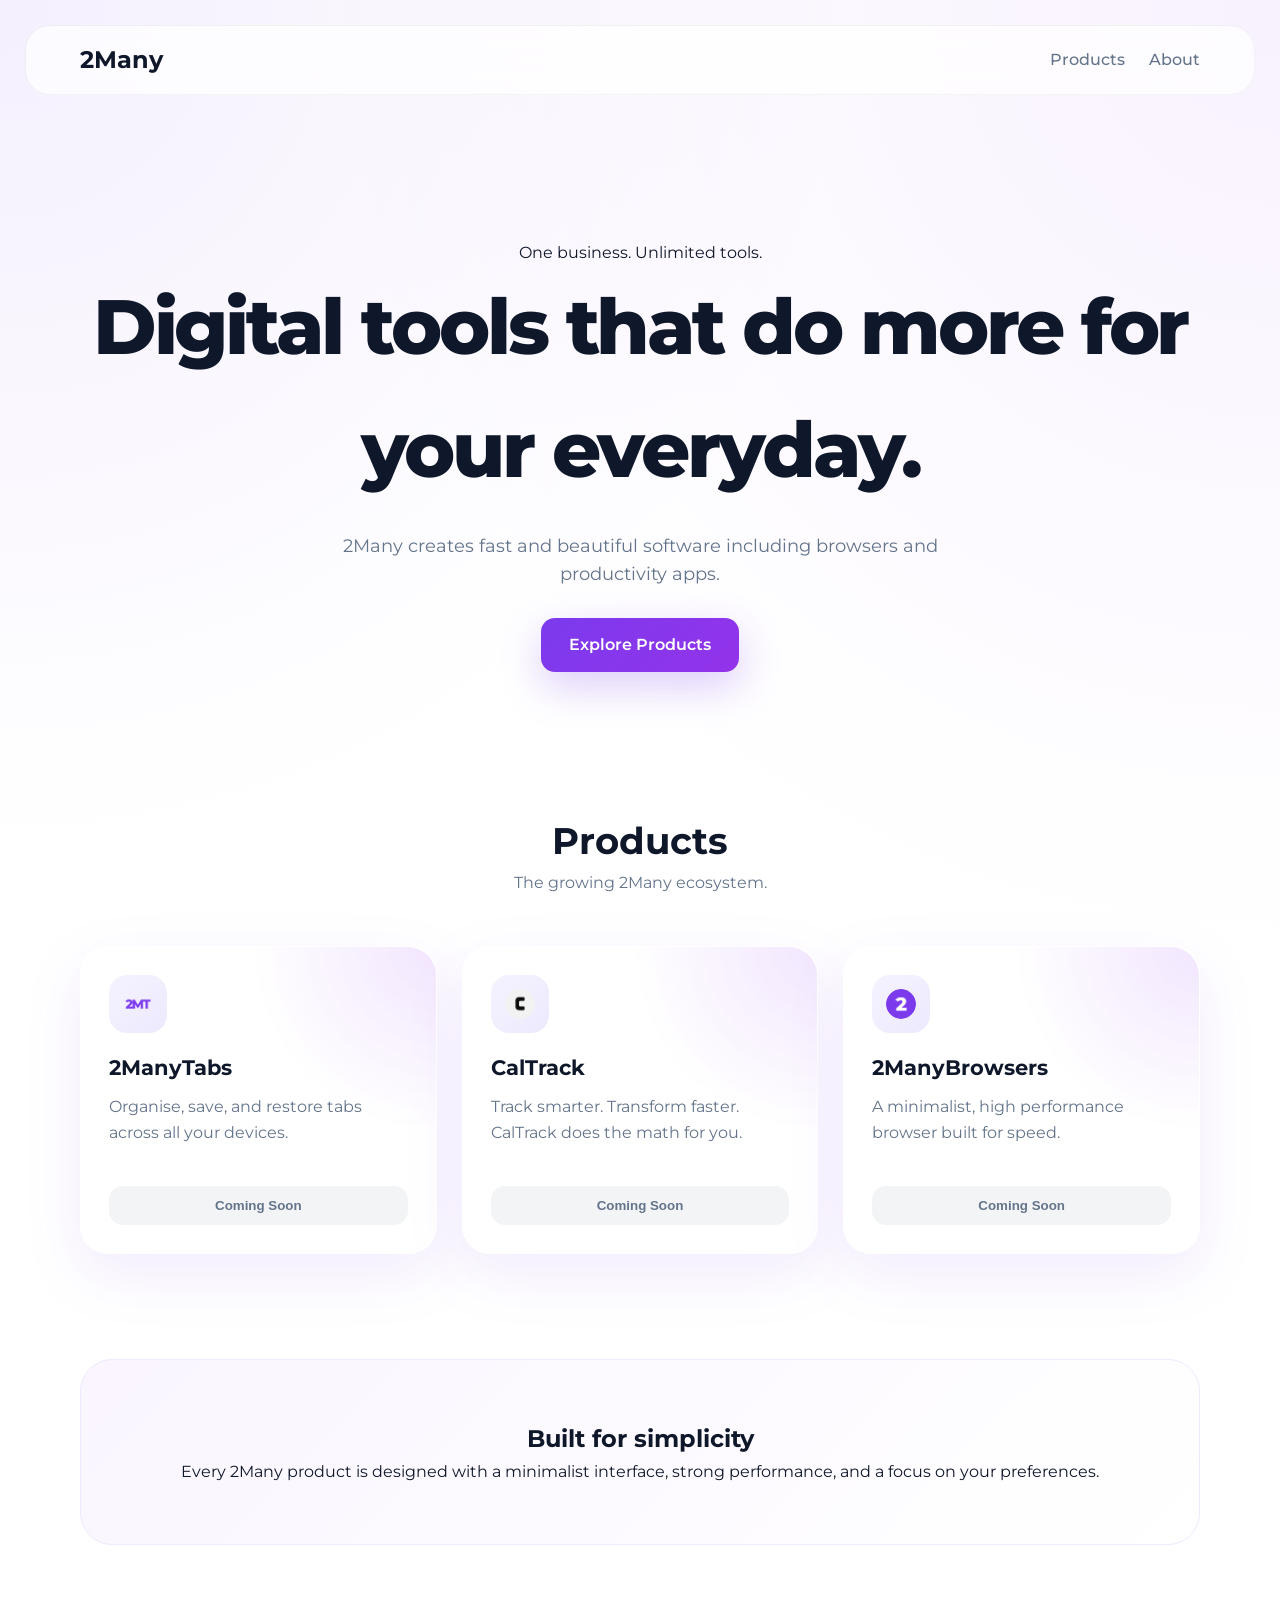
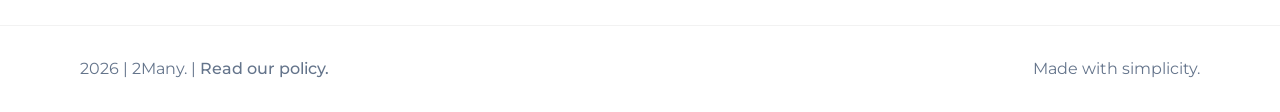
<file: index.html>
<!DOCTYPE html>
<html lang="en">
<head>
  <meta charset="UTF-8" />
  <meta name="viewport" content="width=device-width, initial-scale=1.0" />
  <title>2Many</title>
  <link rel="stylesheet" href="style.css" />
  <link rel="shortcut icon" href="/src/Images/Logos/2Many.png" type="image/x-icon">
</head>
<body>
  <header class="navbar">
    <div class="container nav-content">
      <div class="logo">
        <h2>2Many</h2>
      </div>
      <nav>
        <a href="#products">Products</a>
        <a href="#about">About</a>
      </nav>
    </div>
  </header>

  <section class="hero">
    <div class="container hero-content">
      <div class="hero-badge">One business. Unlimited tools.</div>
      <h1>Digital tools that do more for your everyday.</h1>
      <p>
        2Many creates fast and beautiful software including
        browsers and productivity apps.
      </p>
      <a href="#products" class="primary-button">Explore Products</a>
    </div>
  </section>

  <section id="products" class="products-section">
    <div class="container">
      <div class="section-header">
        <h2>Products</h2>
        <p>The growing 2Many ecosystem.</p>
      </div>

      <div id="productGrid" class="product-grid"></div>
    </div>
  </section>

  <section id="about" class="about-section">
    <div class="container about-card">
      <h2>Built for simplicity</h2>
      <p>
        Every 2Many product is designed with a minimalist interface, strong
        performance, and a focus on your preferences.
      </p>
    </div>
  </section>

  <footer class="footer">
    <div class="container footer-content">
      <span>2026 | 2Many. | <a href="/policy/">Read our policy.</a></span>
      <span>Made with simplicity.</span>
    </div>
  </footer>

  <script src="script.js"></script>
</body>
</html>
</file>
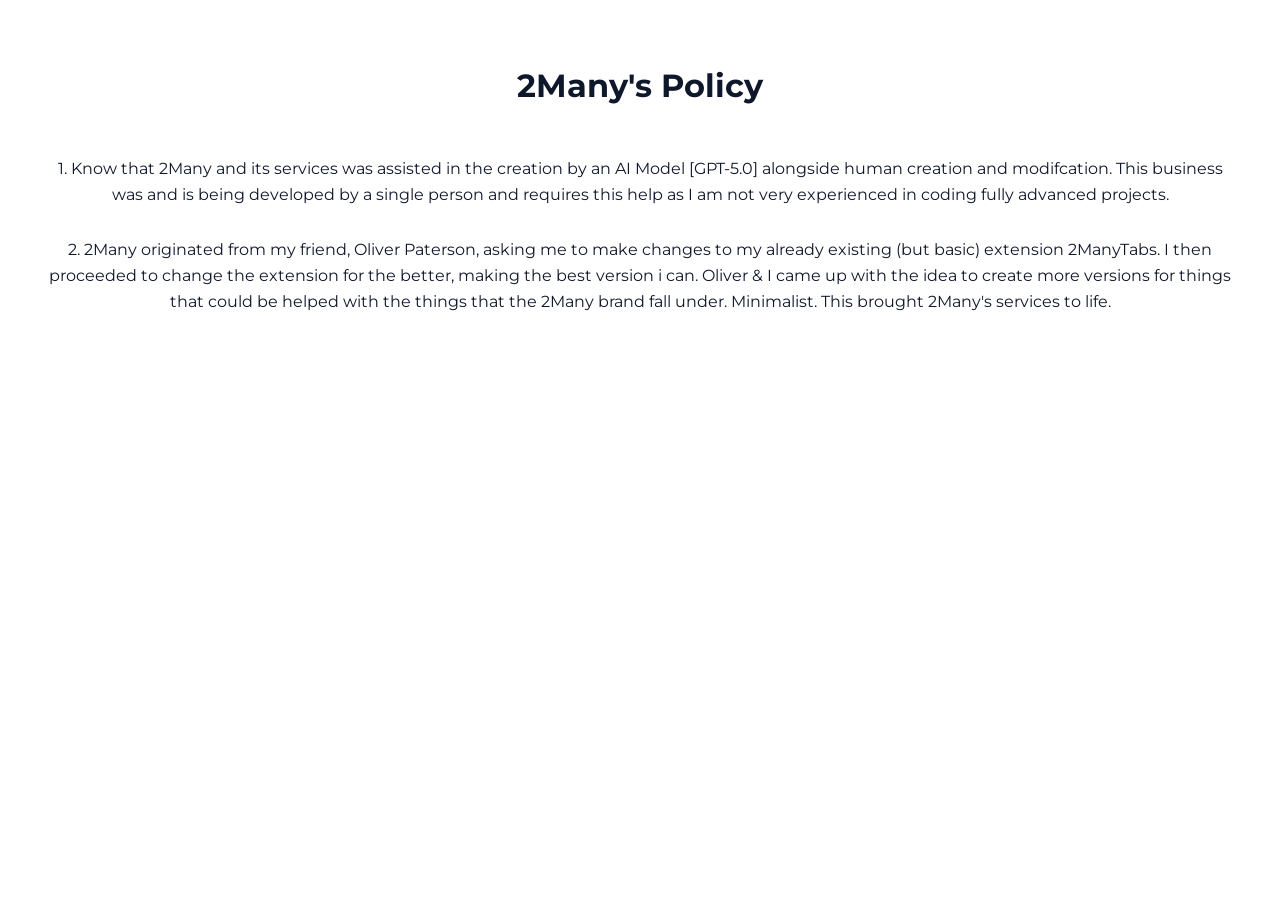
<file: policy/index.html>
<!DOCTYPE html>
<html lang="en">
<head>
    <meta charset="UTF-8">
    <meta name="viewport" content="width=device-width, initial-scale=1.0">
    <title>2Many's Policy</title>
    <link rel="stylesheet" href="style.css">
    <link rel="shortcut icon" href="/src/Images/Logos/2Many.png" type="image/x-icon">
</head>
<body>

    <center><h1>2Many's Policy</h1></center>

    <center>1. Know that 2Many and its services was assisted in the creation by an AI Model [GPT-5.0] alongside human creation and modifcation. This business was and is being developed by a single person and requires this help as I am not very experienced in coding fully advanced projects.</center>
    <center>2. 2Many originated from my friend, Oliver Paterson, asking me to make changes to my already existing (but basic) extension 2ManyTabs. I then proceeded to change the extension for the better, making the best version i can. Oliver & I came up with the idea to create more versions for things that could be helped with the things that the 2Many brand fall under. Minimalist. This brought 2Many's services to life.</center>
</body>
</html>
</file>
<file: style.css>
@import url('https://fonts.googleapis.com/css2?family=Montserrat:ital,wght@0,100..900;1,100..900&display=swap');

:root {
    --primary: #7c3aed;
    --primary-dark: #5b21b6;
    --text: #0f172a;
    --muted: #64748b;
    --border: rgba(255,255,255,0.7);
    --bg: #ffffff;
    --card: rgba(255,255,255,0.7);
    --shadow: 0 20px 60px rgba(124, 58, 237, 0.10);
    --radius: 28px;
  }

  * {
    margin: 0;
    padding: 0;
    box-sizing: border-box;
  }
  
  html {
    scroll-behavior: smooth;
  }
  
  body {
    font-family: "Montserrat", sans-serif;
    background:
      radial-gradient(circle at top left, rgba(124,58,237,0.08), transparent 40%),
      radial-gradient(circle at top right, rgba(168,85,247,0.08), transparent 45%),
      var(--bg);
    color: var(--text);
    line-height: 1.6;
    overflow-x: hidden;
  }
  
  body {
    animation: pageLoad 0.8s ease-out;
  }
  
  @keyframes pageLoad {
    from {
      opacity: 0;
      transform: translateY(10px);
    }
    to {
      opacity: 1;
      transform: translateY(0);
    }
  }

  .container {
    width: min(1120px, 92%);
    margin: auto;
  }
  
  .navbar {
    position: sticky;
    top: 25px;
    margin: 25px;
    border-radius: 25px;
    z-index: 50;
    background: rgba(255,255,255,0.7);
    backdrop-filter: blur(15px);
    border: 1px inset rgba(0,0,0,0.05);
  }
  
  .nav-content {
    display: flex;
    justify-content: space-between;
    align-items: center;
    padding: 15px 0;
  }
  
  .logo {
    display: flex;
    align-items: center;
    font-weight: 800;
  }

  nav {
    display: flex;
    gap: 24px;
  }
  
  nav a {
    text-decoration: none;
    color: var(--muted);
    font-weight: 500;
    transition: 0.2s ease;
  }
  
  nav a:hover {
    color: var(--primary);
  }
  
  .hero {
    padding: 120px 0 80px;
    text-align: center;
  }
  
  .hero h1 {
    font-size: clamp(2.8rem, 6vw, 5rem);
    font-weight: 800;
    letter-spacing: -0.04em;
    animation: floatText 6s ease-in-out infinite;
  }
  
  @keyframes floatText {
    0%,100% { transform: translateY(0); }
    50% { transform: translateY(-6px); }
  }
  
  .hero p {
    max-width: 650px;
    margin: 20px auto 30px;
    color: var(--muted);
    font-size: 1.1rem;
  }
  
  .primary-button {
    display: inline-block;
    padding: 14px 28px;
    border-radius: 14px;
    background: linear-gradient(135deg, var(--primary), #9333ea);
    color: white;
    font-weight: 600;
    text-decoration: none;
    box-shadow: 0 15px 40px rgba(124,58,237,0.25);
    transition: 0.3s ease;
  }
  
  .primary-button:hover {
    transform: translateY(-3px);
  }

  .section-header {
    text-align: center;
    margin-bottom: 50px;
    position: relative;
    z-index: 5;
  }
  
  .section-header h2 {
    font-size: 2.3rem;
    font-weight: 700;
  }
  
  .section-header p {
    color: var(--muted);
  }
  
  .products-section {
    padding: 60px 0 25px;
    position: relative;
    z-index: 1;
  }

  .product-grid {
    display: grid;
    grid-template-columns: repeat(auto-fit, minmax(280px, 1fr));
    gap: 25px;
    position: relative;
    z-index: 1;
  }

  .product-card {
    position: relative;
    z-index: 1;
  
    background: var(--card);
    backdrop-filter: blur(22px);
  
    border: 1px solid rgba(255,255,255,0.6);
    border-radius: var(--radius);
  
    padding: 28px;
    box-shadow: var(--shadow);
  
    transition:
      transform 0.45s cubic-bezier(0.16, 1, 0.3, 1),
      box-shadow 0.45s ease,
      opacity 0.6s ease;
  
    opacity: 0;
    transform: translateY(40px);
  }
  
  .product-card.visible {
    opacity: 1;
    transform: translateY(0);
  }
  
  .product-card:hover {
    transform: translateY(-12px) scale(1.02);
    box-shadow: 0 30px 80px rgba(124,58,237,0.18);
    z-index: 2;
  }
  
  .product-card::before {
    content: '';
    position: absolute;
    inset: 0;
    border-radius: inherit;
    background:
      radial-gradient(circle at top right, rgba(168,85,247,0.15), transparent 40%);
    pointer-events: none;
  }
  
  .product-icon {
    width: 58px;
    height: 58px;
    border-radius: 18px;
    display: flex;
    align-items: center;
    justify-content: center;
    background: linear-gradient(135deg, #f5f3ff, #ede9fe);
    margin-bottom: 18px;
  }
  
  .product-icon img {
    width: 30px;
    height: 30px;
    object-fit: contain;
    border-radius: 100%;
  }
  
  .product-card h3 {
    font-size: 1.3rem;
    font-weight: 700;
    margin-bottom: 10px;
  }
  
  .product-card p {
    color: var(--muted);
    min-height: 70px;
    margin-bottom: 22px;
  }
  
  .product-button {
    width: 100%;
    border: none;
    border-radius: 14px;
    padding: 12px;
    font-weight: 600;
    transition: 0.2s ease;
  }
  
  .product-button.coming-soon {
    background: #f3f4f6;
    color: var(--muted);
  }
  
  .product-button.available {
    background: linear-gradient(135deg, var(--primary), #9333ea);
    color: white;
  }
  
  .about-section {
    padding: 80px 0;
  }
  
  .about-card {
    text-align: center;
    padding: 60px;
    border-radius: 32px;
    background: linear-gradient(135deg, #faf5ff, white);
    border: 1px solid #ede9fe;
  }

  .footer {
    padding: 30px 0;
    border-top: 1px solid rgba(0,0,0,0.05);
  }
  
  .footer-content {
    display: flex;
    justify-content: space-between;
    color: var(--muted);
  }
  
  .reveal {
    opacity: 0;
    transform: translateY(40px);
    transition: all 0.8s ease;
  }
  
  .reveal.visible {
    opacity: 1;
    transform: translateY(0);
  }
  
  /* MOBILE */

  @media (max-width: 768px) {
    nav { display: none; }
  
    .hero {
      padding: 90px 0;
    }
  
    .footer-content {
      flex-direction: column;
      text-align: center;
      gap: 10px;
    }

    .nav-content {
        display: flex;
        justify-content: center;
        align-items: center;
        padding: 15px 0;
      }
      
  }

  .footer-content a {
    text-decoration: none;
    color: var(--muted);
    font-weight: 500;
    transition: 0.2s ease;
  }

  .footer-content a:hover {
    color: var(--primary);
  }
</file>
<file: policy/style.css>
@import url('https://fonts.googleapis.com/css2?family=Montserrat:ital,wght@0,100..900;1,100..900&display=swap');

:root {
    --primary: #7c3aed;
    --primary-dark: #5b21b6;
    --text: #0f172a;
    --muted: #64748b;
    --border: rgba(255,255,255,0.7);
    --bg: #ffffff;
    --card: rgba(255,255,255,0.7);
    --shadow: 0 20px 60px rgba(124, 58, 237, 0.10);
    --radius: 28px;
  }

  * {
    margin: 0;
    padding: 15px;
    box-sizing: border-box;
  }
  
  html {
    scroll-behavior: smooth;
  }
  
  body {
    font-family: "Montserrat", sans-serif;
    background: var(--bg);
    color: var(--text);
    line-height: 1.6;
    overflow-x: hidden;
  }
</file>
